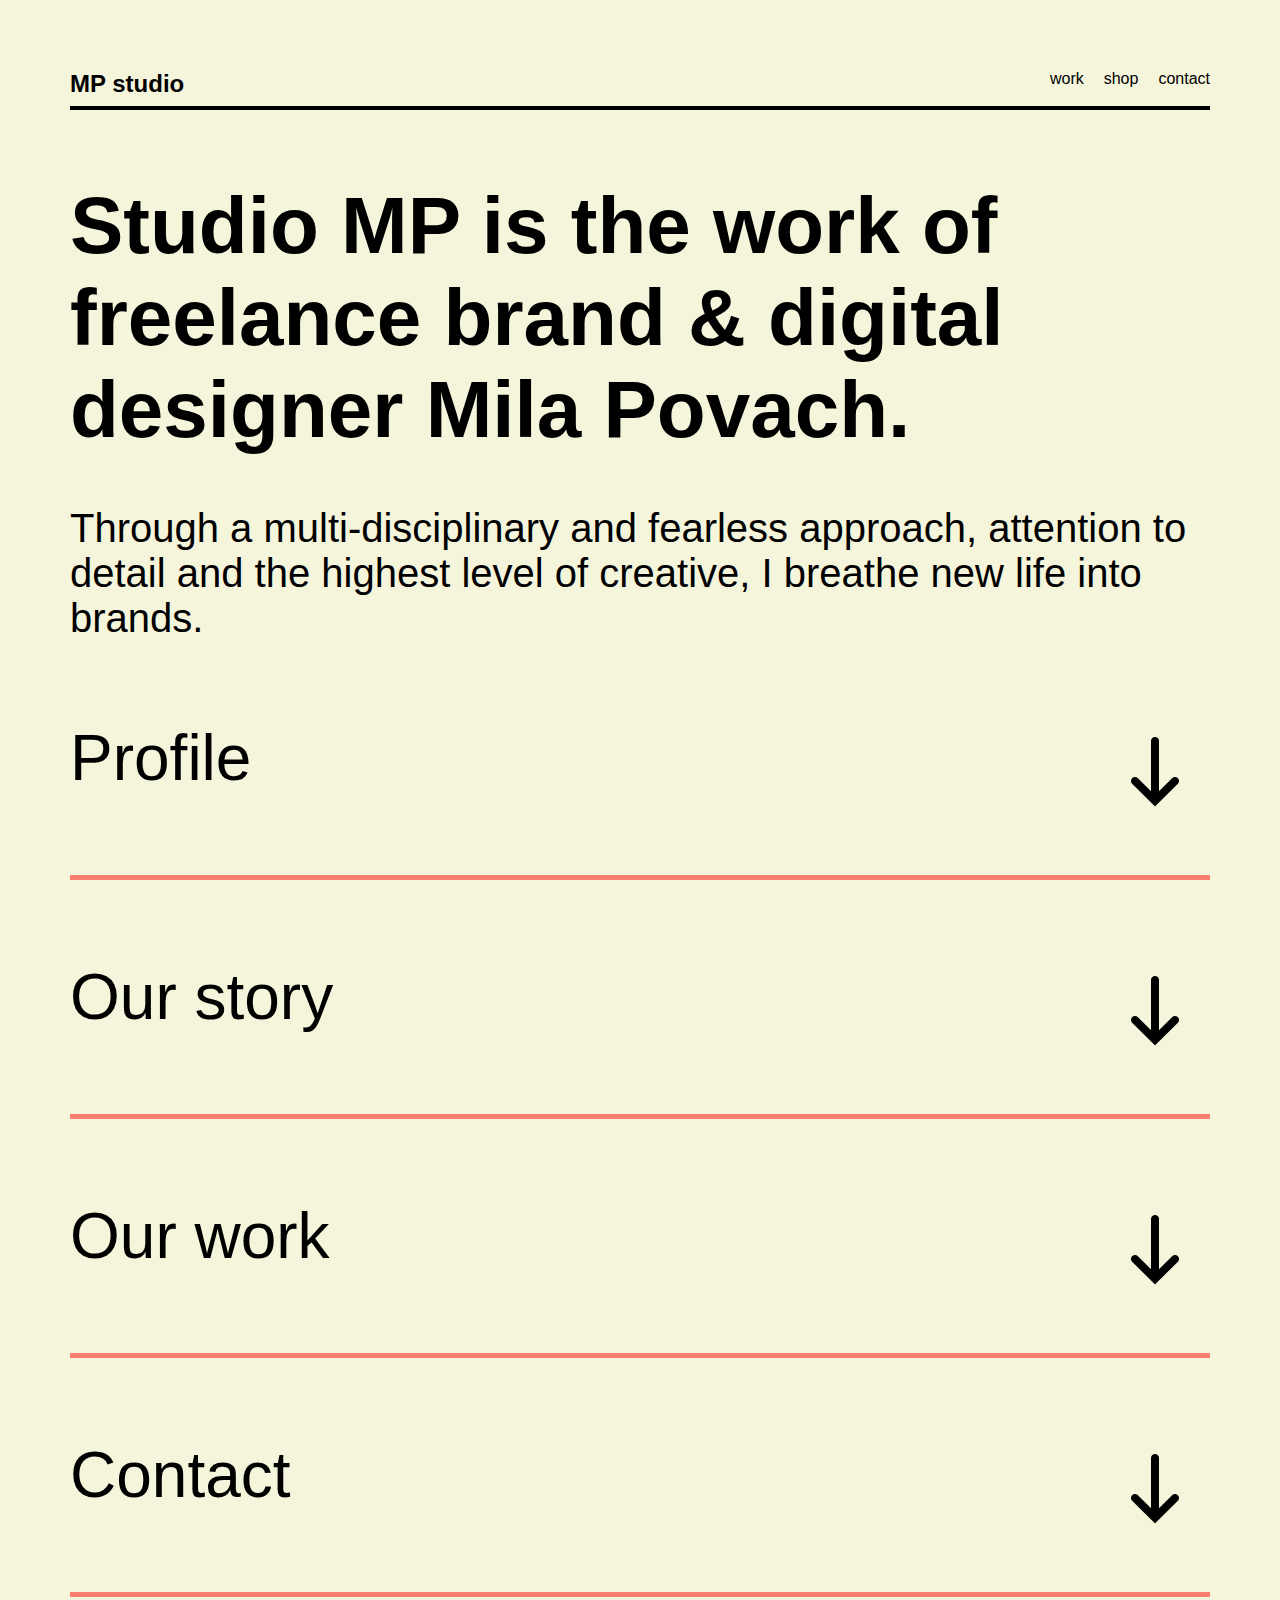
<file: index.html>
<!DOCTYPE html>
<html lang="en">
<head>
    <meta charset="UTF-8">
    <meta name="viewport" content="width=device-width, initial-scale=1.0">
    <meta http-equiv="X-UA-Compatible" content="ie=edge">
    <title>MP studio</title>
    <link rel="stylesheet" href="css/style.css">
    <link rel="shortcut icon" type="image/png" href="/img/arrow.png">
</head>
<body>
   <div class="wrapper">
    <!-- Header -->
    <header class="header">
        <div class="logo">
            <h2><a class="logo__text" href="index.html">MP studio</a></h2>
        </div>
        <ul class="list">
            <li class="list__item">
                <a href="work.html" class="list__link">work</a>
            </li>
            <li class="list__item">
                <a href="shop.html" class="list__link">shop</a>
            </li>
            <li class="list__item"
                ><a href="contact.html" class="list__link">contact</a>
            </li>
        </ul>
    </header><!--/header-->
    <!-- Showcase -->
    <section class="showcase">
        <h1 class="showcase__heading">
            Studio MP is the work of freelance brand & digital designer Mila Povach. 
        </h1>
        <p class="showcase__paragraph">
            Through a multi-disciplinary and fearless approach, attention to detail and the highest level of creative, I breathe new life into brands.
        </p>
    </section><!--/showcase-->
    <!-- Accordion -->
    <section class="acordion-wrap">
        <div class="acc">
            <div class="acc__list-item">
                <span class="acc__name">Profile</span>
                <span><img class="acc__img" src="img/arrow.png" alt="arrow"></span>
            </div>
            <div class="acc__inner-content">
                <p class="acc__paragraph">
                    We work effortlessly across disciplines and build an eclectic body of work for some of the greatest brands and companies on planet earth.
                </p>
            </div>
        </div>
        <div class="acc">
            <div class="acc__list-item">
                <span class="acc__name">Our story</span>
                <span><img class="acc__img" src="img/arrow.png" alt="arrow"></span>
            </div>
            <div class="acc__inner-content">
                <p class="acc__paragraph">
                    With backgrounds in photography and design, we work directly with our partners to provide a customized experience. 
                </p>
            </div>
        </div>
        <div class="acc">
            <div class="acc__list-item">
                <span class="acc__name">Our work</span>
                <span><img class="acc__img" src="img/arrow.png" alt="arrow"></span>
            </div>
            <div class="acc__inner-content">
                <p class="acc__paragraph">
                    The work is rarely put to rest and is testimony to the ebb and flow of others.
                </p>
            </div>
        </div>
        <div class="acc">
            <div class="acc__list-item">
                <span class="acc__name">Contact</span>
                <span><img class="acc__img" src="img/arrow.png" alt="arrow"></span>
            </div>
            <div class="acc__inner-content">
                <p class="acc__paragraph">
                    Write us a line!
                </p>
            </div>
        </div>
    </section><!--/accordion-->
   </div>
    <script src="script.js"></script>
</body>
</html>
</file>
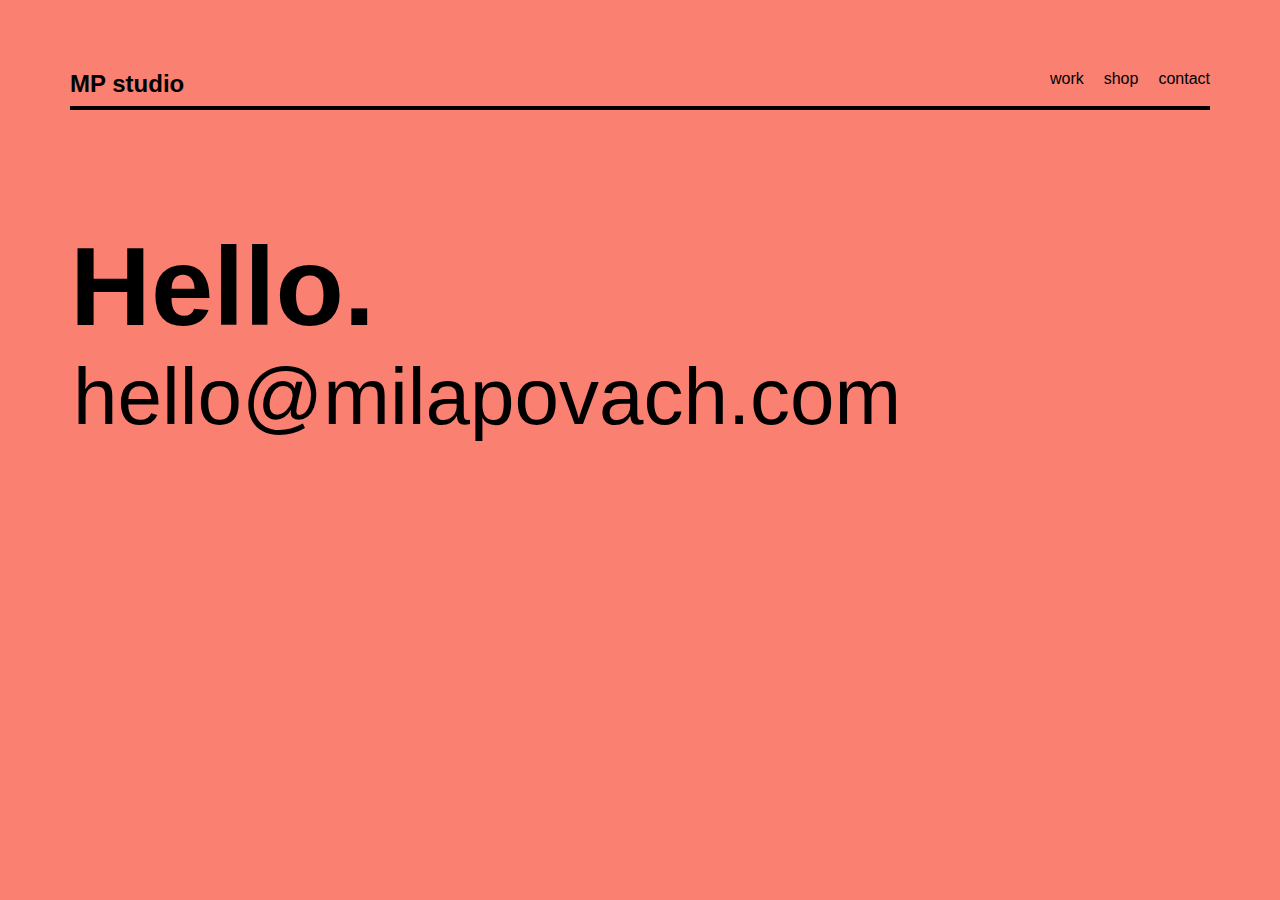
<file: contact.html>
<!DOCTYPE html>
<html lang="en">
<head>
    <meta charset="UTF-8">
    <meta name="viewport" content="width=device-width, initial-scale=1.0">
    <meta http-equiv="X-UA-Compatible" content="ie=edge">
    <title>Lorem studio</title>
    <link rel="stylesheet" href="css/style.css">
</head>
<body class="contact-page">
   <div class="wrapper wrapper--contact">
    <!-- Header -->
    <header class="header">
        <div class="logo">
            <h2><a class="logo__text" href="index.html">MP studio</a></h2>
        </div>
        <ul class="list">
            <li class="list__item">
                <a href="work.html" class="list__link">work</a>
            </li>
            <li class="list__item">
                <a href="shop.html" class="list__link">shop</a>
            </li>
            <li class="list__item"
                ><a href="contact.html" class="list__link">contact</a>
            </li>
        </ul>
    </header><!--/header-->
    <!-- Contact -->
    <section class="contact">
        <h1 class="contact__heading">
            Hello.
        </h1>
        <p class="contact__paragraph">
            <a class="contact__link" href="#">hello@milapovach.com</a>
        </p>
    </section>
    
   </div>
    <script src="script.js"></script>
</body>
</html>
</file>
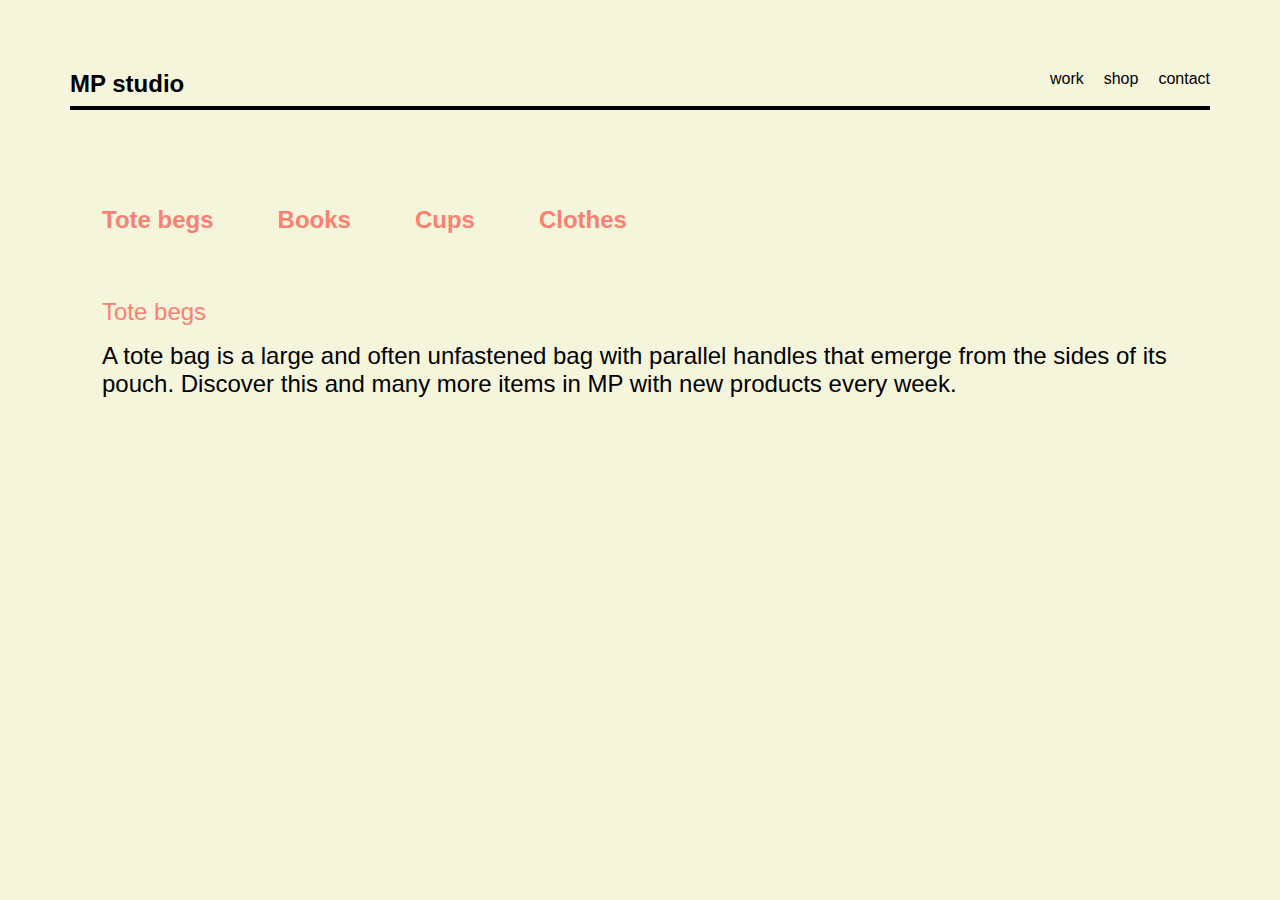
<file: shop.html>
<!DOCTYPE html>
<html lang="en">
<head>
    <meta charset="UTF-8">
    <meta name="viewport" content="width=device-width, initial-scale=1.0">
    <meta http-equiv="X-UA-Compatible" content="ie=edge">
    <title>MP studio</title>
    <link rel="stylesheet" href="css/style.css">
</head>
<body class="shop">
   <div class="wrapper--shop">
    <!-- Header -->
    <header class="header header--shop">
        <div class="logo">
            <h2><a class="logo__text" href="index.html">MP studio</a></h2>
        </div>
        <ul class="list">
            <li class="list__item">
                <a href="work.html" class="list__link">work</a>
            </li>
            <li class="list__item">
                <a href="shop.html" class="list__link">shop</a>
            </li>
            <li class="list__item"
                ><a href="contact.html" class="list__link">contact</a>
            </li>
        </ul>
    </header><!--/header-->
    <!-- Tabs -->
    <section class="tabs">
        <div class="tabs-wrapper">
            <div class="tabs-list">
                <div class="tabs__list-item tabs__list-item1 defaultOpen">
                    <h4 class="tab__title">Tote begs</h4>
                </div>
                <div class="tabs__list-item tabs__list-item2">
                    <h4 class="tab__title">Books</h4>
                </div>
                <div class="tabs__list-item tabs__list-item3">
                    <h4 class="tab__title">Cups</h4>
                </div>
                <div class="tabs__list-item tabs__list-item4">
                    <h4 class="tab__title">Clothes</h4>
                </div>
            </div>
            <div class="cards">
                <div class="card card1">
                    <div class="card__title">
                        Tote begs
                    </div>
                    <div class="card__paragraph">
                        A tote bag is a large and often unfastened bag with parallel handles that emerge from the sides of its pouch. Discover this and many more items in MP with new products every week.
                    </div>
                </div>
                <div class="card card2">
                    <div class="card__title">
                        Books
                    </div>
                    <div class="card__paragraph">
                        You may not be surprised to know our desks at MP are always bulging with books, crammed with zines, art tomes and various design ...
                    </div>
                </div>
                <div class="card card3">
                    <div class="card__title">
                        Cups
                    </div>
                    <div class="card__paragraph">
                        Custom cups are a great, casual way to personalize your special occasion. Whether glass isn't an option or a carefree vibe is more your style, personalized plastic party cups are fun for serving beverages at rehearsal dinners, weddings, birthday parties and more.

                    </div>
                </div>
                <div class="card card4">
                    <div class="card__title">
                        Clothes
                    </div>
                    <div class="card__paragraph">
                        Fashion design is the art of applying design, aesthetics and natural beauty to clothing and its accessories. It is influenced by cultural and social attitudes, and has varied over time and place. Fashion designers work in a number of ways in designing clothing and accessories such as bracelets and necklaces. Because of the time required to bring a garment onto the market, designers must at times anticipate changes to consumer tastes. Designers conduct research on fashion trends and interpret them for their audience. Their specific designs are used by manufacturers. This is the essence of a designer’s role; however, there is variation within this that is determined by the buying and merchandising approach, and product quality; for example, budget retailers will use inexpensive fabrics to interpret trends, but high-end retailers will ensure that the best available fabrics are used.
                    </div>
            </div>
    </section><!--/tabs-->
   </div>
    <script src="script.js"></script>
</body>
</html>
</file>
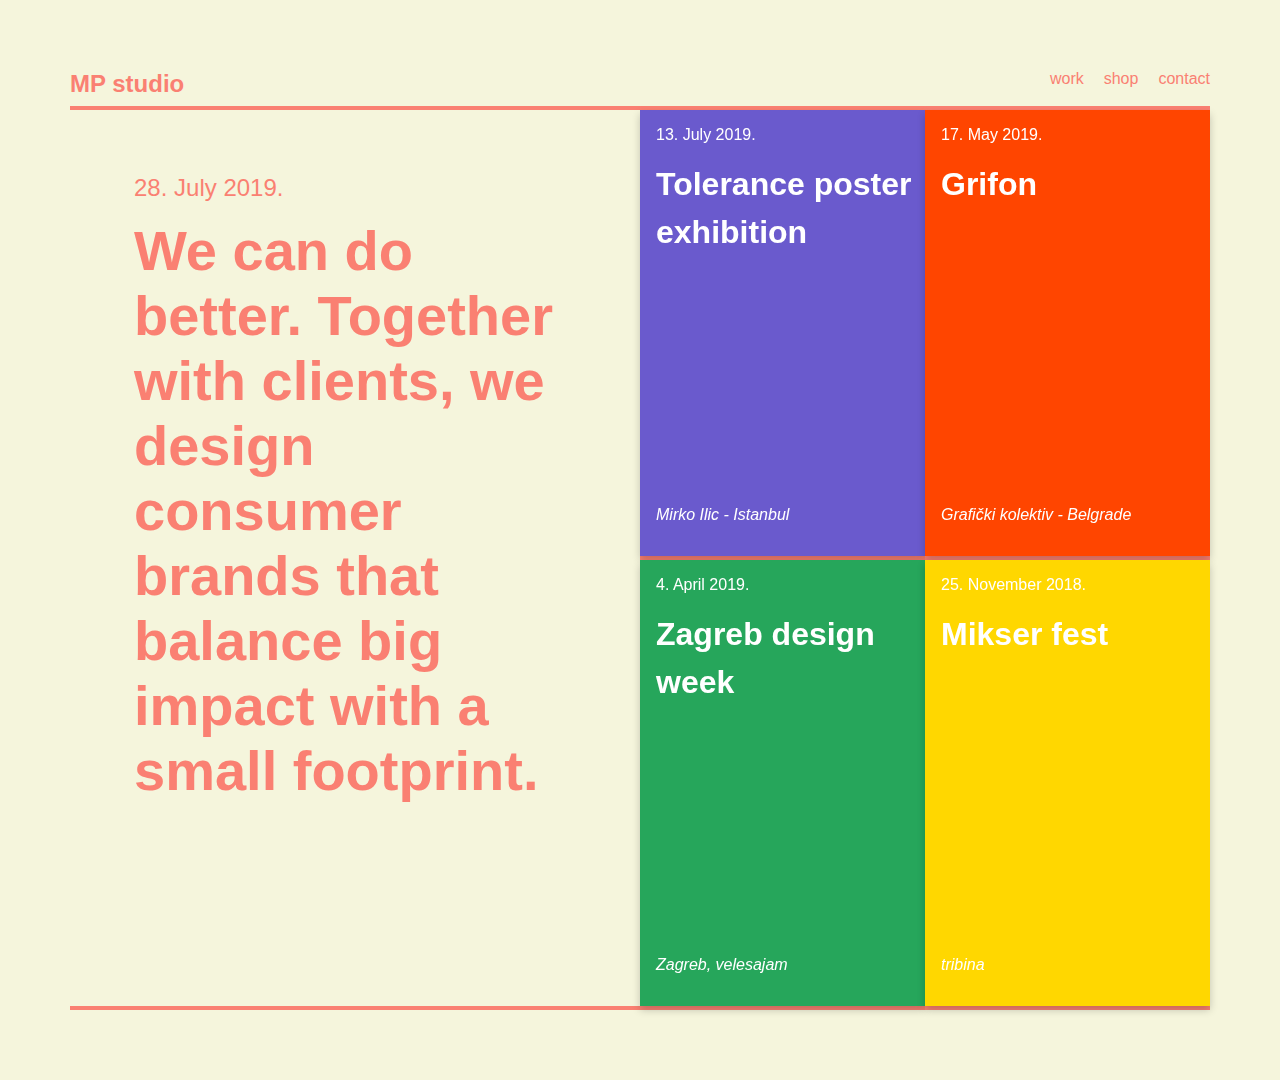
<file: work.html>
<!DOCTYPE html>
<html lang="en">
<head>
    <meta charset="UTF-8">
    <meta name="viewport" content="width=device-width, initial-scale=1.0">
    <meta http-equiv="X-UA-Compatible" content="ie=edge">
    <title>MP studio</title>
    <link rel="stylesheet" href="css/style.css">
</head>
<body class="work-page">
   <div class="wrapper">
    <!-- Header -->
    <header class="header header--work">
        <div class="logo">
            <h2><a class="logo__text" href="index.html">MP studio</a></h2>
        </div>
        <ul class="list">
            <li class="list__item">
                <a href="work.html" class="list__link">work</a>
            </li>
            <li class="list__item">
                <a href="shop.html" class="list__link">shop</a>
            </li>
            <li class="list__item"
                ><a href="contact.html" class="list__link">contact</a>
            </li>
        </ul>
    </header><!--/header-->
    <!-- Articles -->
    <section class="articles">
        <article class="box box1">
            <div class="box__date">
                28. July 2019.
            </div>
            <h2 class="box__heading">
                We can do better. Together with clients, we design consumer brands that balance big impact with a small footprint.
            </h2>
        </article>

        <div class="box box2">
            <article class="small-box small-box1">
               <div class="small-box__inner">
                    <div class="small-box__front">
                        <div class="small-box__date">
                            13. July 2019. 
                        </div>
                        <h2 class="small-box__heading">
                            Tolerance poster exhibition 
                        </h2>
                        <a href="#"><em class="small-box__link">Mirko Ilic - Istanbul</em></a>
                    </div>
                    <div class="small-box__back small-box__back--1">
                        <a href="#">read even more...</a>
                    </div>
               </div>
            </article>
            <article class="small-box small-box2">
                    <div class="small-box__inner">
                        <div class="small-box__front">
                            <div class="small-box__date">
                                17. May 2019. 
                            </div>
                            <h2 class="small-box__heading">
                                Grifon
                            </h2>
                            <a href="#"><em class="small-box__link">Grafički kolektiv - Belgrade</em></a>  
                        </div>
                        <div class="small-box__back small-box__back--2">
                            <a href="#">read even more...</a>
                        </div>    
                    </div>  
            </article>
            <article class="small-box small-box3">
                <div class="small-box__inner">
                        <div class="small-box__front">
                    <div class="small-box__date">
                        4. April 2019. 
                    </div>
                    <h2 class="small-box__heading">
                        Zagreb design week
                    </h2>
                    <a href="#"><em class="small-box__link">Zagreb, velesajam</em></a>
                    </div>
                    <div class="small-box__back small-box__back--3">
                        <a href="#">read even more...</a>
                    </div>   
                </div>
            </article>
           
            <article class="small-box small-box4">
                <div class="small-box__inner">
                    <div class="small-box__front">
                        <div class="small-box__date">
                            25. November 2018. 
                        </div>
                        <h2 class="small-box__heading">
                            Mikser fest
                        </h2>
                        <a href="#"><em class="small-box__link">tribina</em></a>
                    </div>
                    <div class="small-box__back small-box__back--4">
                        <a href="#">read even more...</a>
                    </div>   
                </div>    
            </article>
        </div>
    </section><!--/articles section-->
    </div>

    <script src="script.js"></script>
</body>
</html>
</file>
<file: css/style.css>
.header {
  display: flex;
  justify-content: space-between;
  border-bottom: 4px solid #000;
  height: 40px; }

.logo__text {
  text-decoration: none; }

.header--work {
  border-bottom: 4px solid salmon;
  color: salmon; }
  .header--work .logo__text {
    color: salmon; }
  .header--work .list__link {
    color: salmon; }

.list {
  display: flex; }
  .list .list__item {
    margin-left: 20px;
    list-style: none; }
  .list .list__link {
    text-decoration: none; }

@media screen and (max-width: 768px) {
  .header--shop {
    margin: 0 70px; } }
@media screen and (max-width: 375px) {
  .header {
    flex-direction: column;
    justify-content: center;
    text-align: center;
    align-items: center;
    height: 200px; }

  .list {
    flex-direction: column;
    justify-content: center;
    text-align: center;
    align-items: center; }
    .list .list__item {
      margin-top: 15px;
      margin-left: 0; } }
* {
  margin: 0;
  padding: 0;
  -webkit-box-sizing: border-box;
  -moz-box-sizing: border-box;
  box-sizing: border-box;
  font-family: "Arial", sans-serif;
  color: #000; }

.wrapper {
  padding: 70px;
  background-color: #f5f5dc; }

.showcase {
  height: auto;
  font-size: 2.5rem;
  padding-top: 70px; }
  .showcase .showcase__heading {
    padding-bottom: 50px; }
    .showcase .showcase__heading::selection {
      background-color: salmon; }
  .showcase .showcase__paragraph::selection {
    background-color: salmon; }

.acordion-wrap {
  height: 100%;
  font-size: 4rem; }

.acc__list-item {
  border-bottom: 5px solid salmon;
  padding: 5rem 0;
  position: relative; }
  .acc__list-item .acc__img {
    width: 100px;
    height: auto;
    position: absolute;
    right: 5px; }

.acc__inner-content {
  max-height: 0;
  overflow: hidden;
  transition: max-height 0.4s ease-out; }
  .acc__inner-content .acc__paragraph {
    color: salmon;
    padding: 2rem 0; }
  .acc__inner-content .acc__img {
    width: 0px;
    height: auto; }

@media screen and (max-width: 768px) {
  .acordion-wrap {
    height: auto; } }
@media screen and (max-width: 375px) {
  .showcase {
    font-size: 1.5rem; }

  .acordion-wrap {
    font-size: 1.5rem; }

  .acc__list-item {
    padding: 4rem 0; }
    .acc__list-item .acc__img {
      width: 50px;
      right: 0px; }

  .acc__inner-content .acc__paragraph {
    padding: 2rem 0; } }
.work-page {
  background-color: #f5f5dc; }

.articles {
  display: flex;
  flex-wrap: wrap;
  height: 100vh; }
  .articles .box {
    width: 50%;
    height: 100vh; }

.box1 {
  padding: 4rem;
  position: relative;
  border-bottom: 4px solid salmon; }
  .box1 .box__heading {
    font-size: 3.5rem;
    margin-top: 1rem;
    color: salmon;
    margin-bottom: 1rem; }
  .box1 .box__date {
    font-size: 1.5rem;
    color: salmon; }

.box2 {
  display: flex;
  flex-wrap: wrap; }
  .box2 .small-box1 {
    background-color: slateblue; }
  .box2 .small-box2 {
    background-color: orangered; }
  .box2 .small-box3 {
    background-color: #26A65B; }
  .box2 .small-box4 {
    background-color: gold; }

.small-box {
  width: 50%;
  height: 50%;
  position: relative;
  border-bottom: 4px solid salmon; }
  .small-box .small-box__date {
    font-size: 1rem;
    color: #fff;
    margin-bottom: 1rem;
    padding-top: 1rem;
    padding-left: 1rem; }
  .small-box .small-box__heading {
    font-size: 2rem;
    color: #fff;
    line-height: 1.5;
    padding-left: 1rem; }
  .small-box .small-box__link {
    position: absolute;
    bottom: 2rem;
    text-decoration: none;
    color: #fff;
    padding-left: 1rem; }

.small-box {
  perspective: 1000px; }

.small-box__inner {
  position: relative;
  width: 100%;
  height: 100%;
  transition: transform 0.6s;
  transform-style: preserve-3d;
  box-shadow: 0 4px 8px 0 rgba(0, 0, 0, 0.2); }

.small-box:hover .small-box__inner {
  transform: rotateY(180deg); }

.small-box__front, .small-box__back {
  position: absolute;
  width: 100%;
  height: 100%;
  backface-visibility: hidden; }

.small-box__back {
  padding: 1rem;
  transform: rotateY(180deg); }
  .small-box__back a {
    color: white;
    text-decoration: none; }

.small-box__back--1 {
  background-color: slateblue; }

.small-box__back--2 {
  background-color: orangered; }

.small-box__back--3 {
  background-color: #26A65B; }

.small-box__back--4 {
  background-color: gold; }

@media screen and (max-width: 1024px) {
  .articles {
    height: auto; }
    .articles .box1 {
      width: 100%;
      height: 40vh; }
    .articles .box2 {
      height: 100vh;
      width: 100%; }

  .box1 .box__heading {
    font-size: 2rem; } }
@media screen and (max-width: 375px) {
  .articles .box {
    text-align: center; }

  .box1 {
    padding: 1rem; }
    .box1 .box__heading {
      font-size: 1.5rem; }
    .box1 .box__date {
      font-size: 1rem;
      color: salmon; }

  .box2 {
    align-items: center;
    justify-content: center; }

  .small-box {
    width: 100%; }
    .small-box .small-box__date {
      font-size: .5rem; }
    .small-box .small-box__heading {
      font-size: 1.5rem; }
    .small-box .small-box__link {
      transform: translate(-50%); } }
.wrapper--shop {
  padding: 70px;
  background-color: #f5f5dc;
  height: 100vh; }

.tabs-wrapper {
  background-color: #f5f5dc; }

.tabs-list {
  display: flex;
  padding-top: 4rem;
  font-size: 1.5rem; }

.tabs__list-item {
  padding: 2rem;
  background-color: #fff;
  background-color: #f5f5dc; }
  .tabs__list-item .tab__title {
    color: salmon; }
  .tabs__list-item:hover {
    background-color: salmon; }
    .tabs__list-item:hover .tab__title {
      color: #000; }

.card {
  display: none;
  padding: 2rem;
  background-color: #fff;
  font-size: 1.5rem;
  background-color: #f5f5dc; }
  .card .card__title {
    color: salmon;
    margin-bottom: 1rem; }
  .card .card__paragraph::selection {
    background-color: salmon; }

.card.active {
  display: block; }

@media screen and (max-width: 768px) {
  .wrapper--shop {
    padding: 0;
    padding-top: 70px; }

  .tabs {
    height: 100%; }

  .tabs-list {
    flex-direction: column;
    align-items: center;
    padding-top: 1rem;
    font-size: 1.5rem; }

  .tabs__list-item {
    padding: 1rem; }

  .card {
    padding: 4rem;
    text-align: center;
    font-size: 1.5rem; } }
.contact-page {
  background-color: salmon; }

.wrapper--contact {
  background-color: salmon; }

.contact {
  padding-top: 7rem; }
  .contact .contact__heading {
    font-size: 7rem; }
  .contact .contact__paragraph {
    font-size: 5rem; }
  .contact .contact__link {
    text-decoration: none;
    position: relative;
    margin: 3px; }
    .contact .contact__link:hover:after, .contact .contact__link:focus:after, .contact .contact__link:active:after {
      width: 100%; }
    .contact .contact__link:after {
      content: '';
      position: absolute;
      right: 0;
      bottom: -5px;
      height: 4px;
      width: 0;
      transition: width .25s;
      background-color: #000; }

@media screen and (max-width: 768px) {
  .contact .contact__heading {
    font-size: 6rem; }
  .contact .contact__paragraph {
    font-size: 4rem; } }
@media screen and (max-width: 375px) {
  .contact .contact__heading {
    font-size: 4rem;
    text-align: center; }
  .contact .contact__paragraph {
    font-size: 1.5rem;
    text-align: center; } }

/*# sourceMappingURL=style.css.map */
</file>
